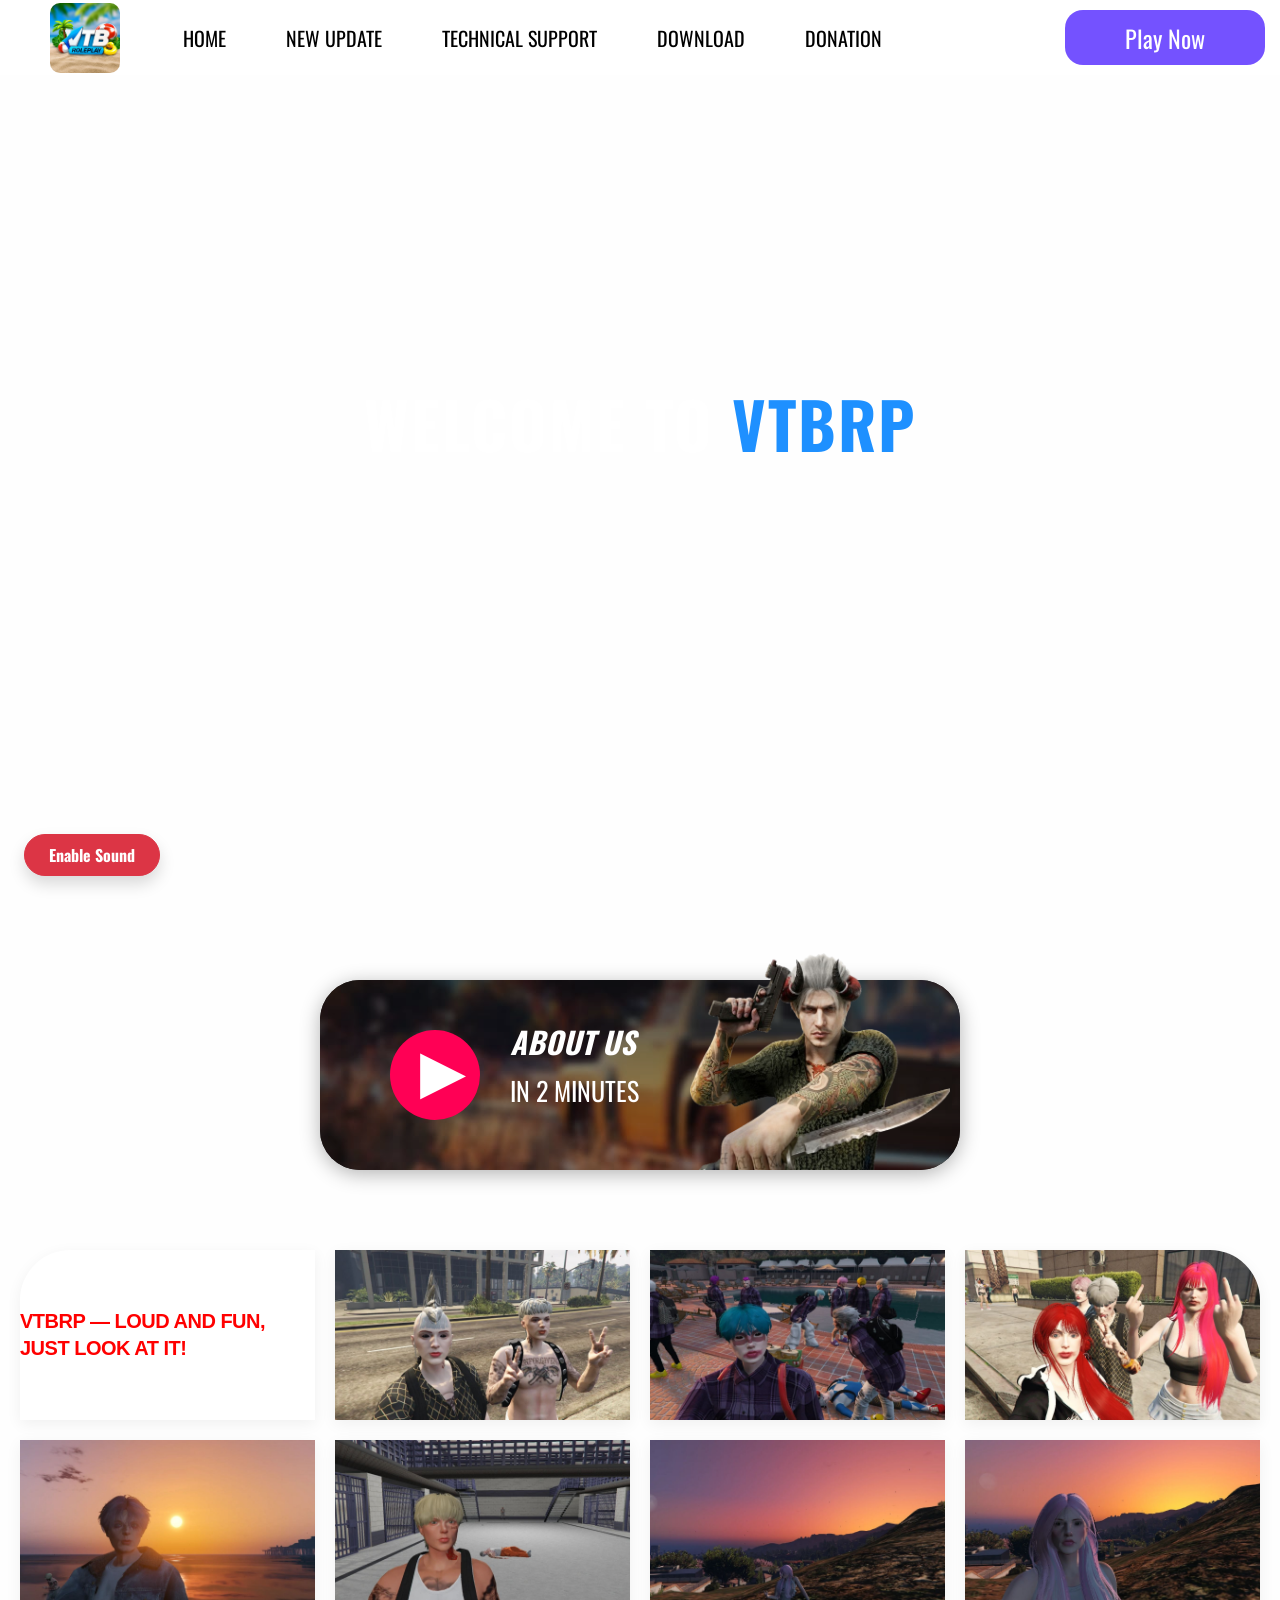
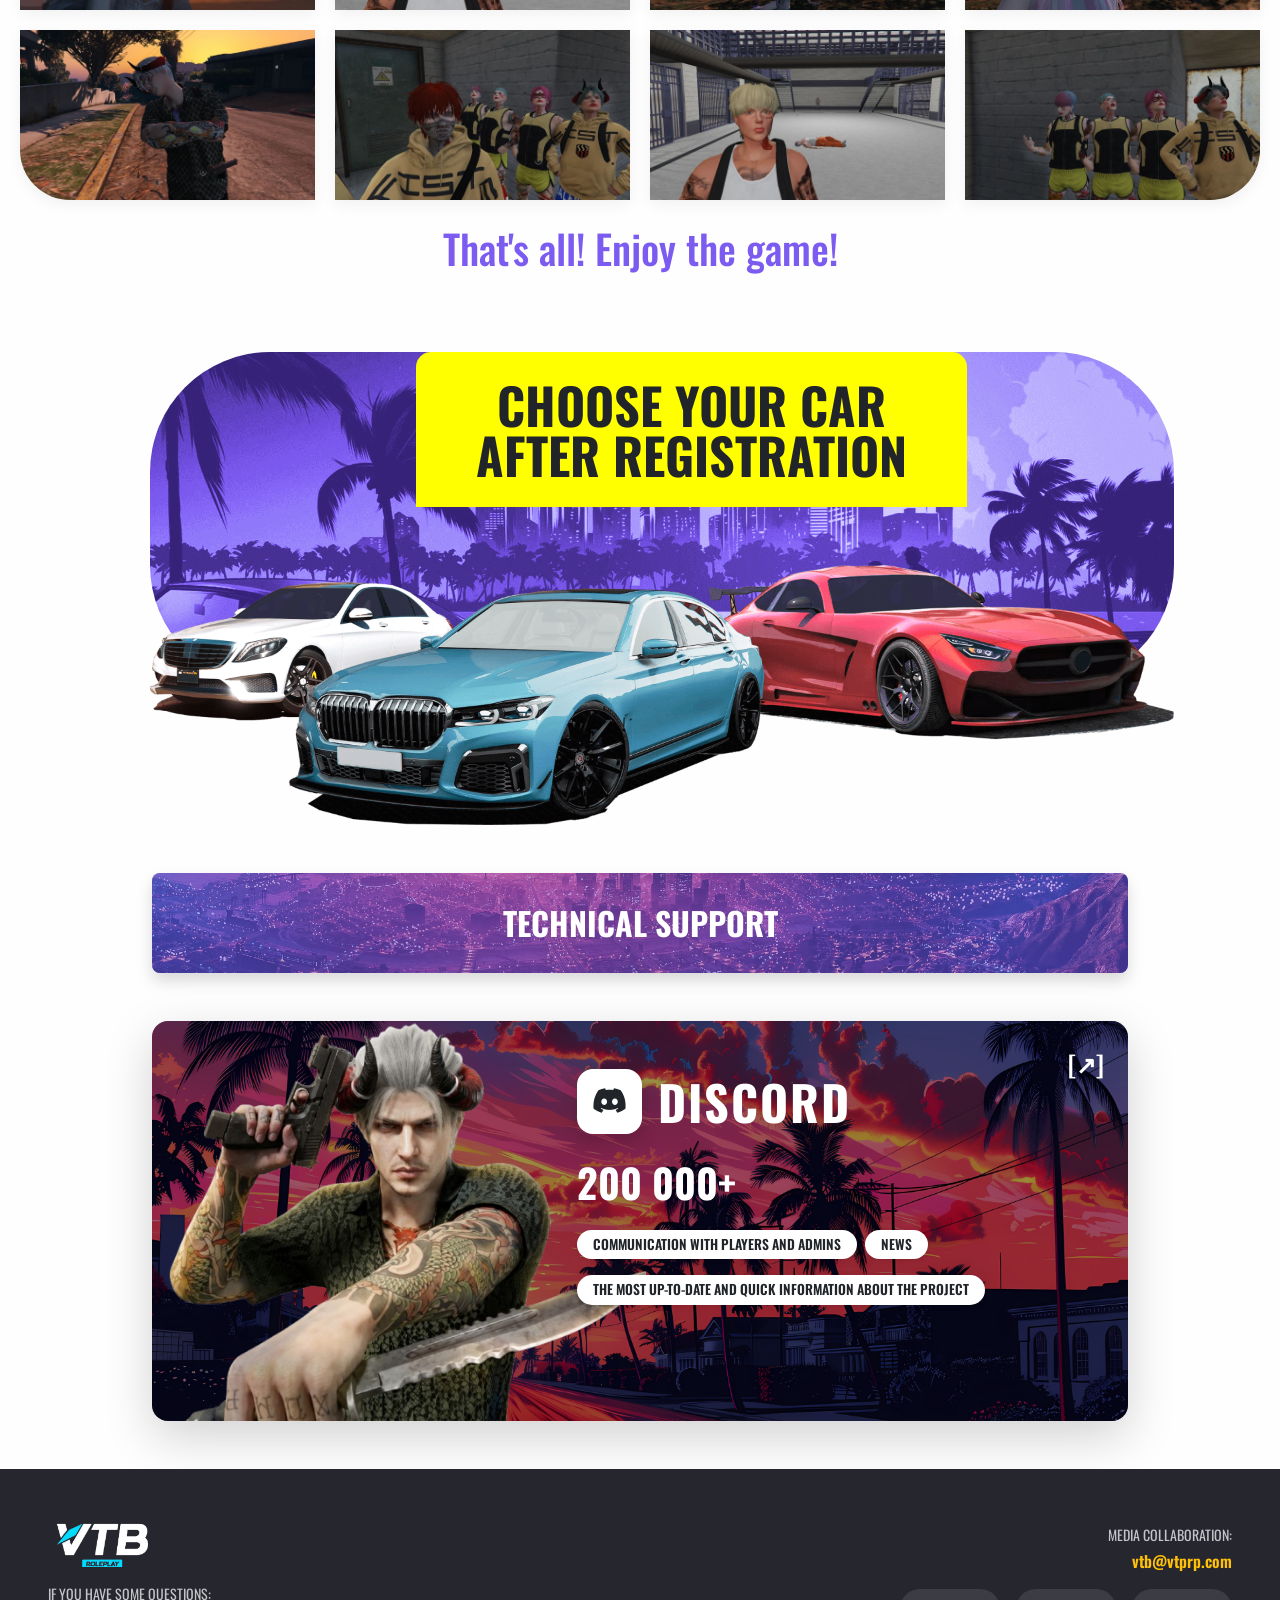
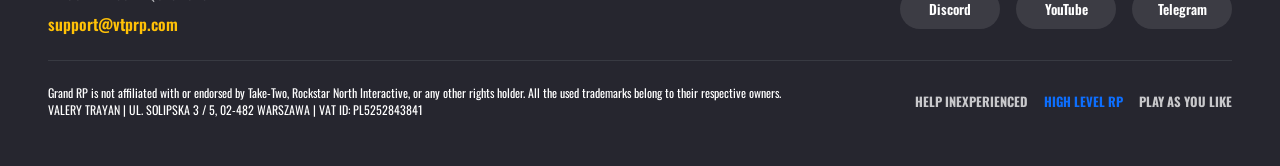
<file: index.html>
<!DOCTYPE html>
<html lang="en">
<head>
    <meta charset="UTF-8">
    <meta name="viewport" content="width=device-width, initial-scale=1.0">
    <link rel="stylesheet" href="https://cdnjs.cloudflare.com/ajax/libs/font-awesome/6.5.1/css/all.min.css">
    <link href="https://fonts.googleapis.com/css2?family=Oswald:wght@400;600;700&display=swap" rel="stylesheet">
    <link href="https://cdn.jsdelivr.net/npm/bootstrap@5.3.8/dist/css/bootstrap.min.css" rel="stylesheet" integrity="sha384-sRIl4kxILFvY47J16cr9ZwB07vP4J8+LH7qKQnuqkuIAvNWLzeN8tE5YBujZqJLB" crossorigin="anonymous">
    <link rel="stylesheet" href="style.css">
    <title>VTPRP</title>
</head>
<body>
    <header class="navbar">
        <div class="logo">
            <img src="logotesting.jpg" alt="logo">
        </div>

        <ul class="menu">
            <li><a href="index.html#about-us">HOME</a></li>
            <li><a href="NEWUPDATE.html#new-update">NEW UPDATE</a></li>
            <li><a href="index.html#technical-support">TECHNICAL SUPPORT</a></li>
            <li><a href="download.html#download">DOWNLOAD</a></li>
            <li><a href="donation.html#donation">DONATION</a></li>
        </ul>
        <div class="right">
            <a href="play.html#create-account" class="play-btn">
                Play Now
            </a>
        </div>
    </header>

    <div class="screenimg">
        <div class="img1">
            <video autoplay muted loop playsinline id="myVideo">
                <source src="document_6296551776833250118.mp4" type="video/mp4">            
            </video>
        </div>
        <div class="position-absolute top-50 start-50 translate-middle text-center text-white z-2 w-100 px-3">
            <h1 class="fw-bold display-3 text-uppercase shadow-text" style="font-family: 'Oswald', sans-serif; letter-spacing: 2px;">
                Welcome to <span style="color: #1E90FF;">VTBRP</span>
            </h1>
            <p class="lead opacity-75">The Ultimate Roleplay Experience</p>
        </div>
        <button id="unmuteBtn" class="position-absolute bottom-0 start-0 m-4 btn btn-danger fw-bold rounded-pill px-4 py-2 z-3 shadow">
            Enable Sound
        </button>
    </div>

    <div id="about-us" class="about-card">
        <a href="https://youtu.be/hUTpLmc9ixs?si=aBpo_NSku2qT8jAe" target="_blank" class="card-link"></a>
        <img src="imgi_68_default.jpg" class="bg-img" alt="Background">
        <div class="overlay"></div>
        <div class="about-content">
            <div class="play-btn1234">
                <span>▶</span>
            </div>
            <div style="font-family: system-ui, -apple-system, BlinkMacSystemFont, 'Segoe UI', Roboto, Oxygen, Ubuntu, Cantarell, 'Open Sans', 'Helvetica Neue', sans-serif;" class="text">
                <h1><i>ABOUT US</i></h1>
                <p>IN 2 MINUTES</p>
            </div>
        </div>
        <img src="persion-removebg-preview.png" class="girl" alt="Girl">
    </div>

    <div class="gallery-wrapper">
        <ul class="gallery-container">
            <li style="border-top-left-radius: 50px;" class="gallery-card text-card">
                <h2>VTBRP — LOUD AND FUN, JUST LOOK AT IT!</h2>
            </li>
            <li class="gallery-card"><img src="1.jpg" alt="Grand RP"></li>
            <li class="gallery-card"><img src="photo_6291625686027933069_y.jpg" alt="Grand RP"></li>
            <li style="border-top-Right-radius: 50px;" class="gallery-card"><img src="photo_6291625686027933070_y.jpg" alt="Grand RP"></li>
            <li class="gallery-card"><img src="123123.jpg" alt="Grand RP"></li>
            <li class="gallery-card"><img src="1234.jpg" alt="Grand RP"></li>
            <li class="gallery-card"><img src="12345.jpg" alt="Grand RP"></li>
            <li class="gallery-card"><img src="123456.jpg" alt="Grand RP"></li>
            <li style="border-bottom-left-radius: 50px;"class="gallery-card"><img src="1234567.jpg" alt="Grand RP"></li>
            <li class="gallery-card"><img src="12345678.jpg" alt="Grand RP"></li>
            <li class="gallery-card"><img src="123456789.jpg" alt="Grand RP"></li>
            <li style="border-bottom-Right-radius: 50px;" class="gallery-card"><img src="1111111.jpg" alt="Grand RP"></li>
        </ul><br>
        <h1 style="color: #7C5BF1;"><center>That's all! Enjoy the game!</center></h1>
    </div>
    
    <div class="car-section">
        <div class="car-header">
            <h2><center>CHOOSE YOUR CAR </center><br>AFTER REGISTRATION</h2>
        </div>

        <div class="cars-container">
            <img src="imgi_69_bg-enjoy.png" class="car-bg-img" alt="Background">
            <div class="carimg">
                <img src="imgi_30_car.png" alt="">
            </div>
        </div>
    </div>

    <div class="container my-5" style="max-width: 1000px;">
        <div class="update-banner position-relative rounded-3 overflow-hidden d-flex justify-content-center align-items-center text-white shadow mb-4">
            <img src="wp8606700-gta-v5-wallpapers.jpg" alt="" class="banner-bg">
            <h1 id="technical-support" class="m-0 fw-bold position-relative z-2 font-oswald title-lg">TECHNICAL SUPPORT</h1>
        </div><br>

        <div class="discord-card position-relative rounded-4 overflow-hidden shadow-lg text-white p-5">
            <img src="hawaii-illustration-retro-comic-style (1).jpg" alt="Server Background" class="position-absolute top-0 start-0 w-100 h-100 object-fit-cover discord-bg-img">
            <div class="position-absolute top-0 start-0 w-100 h-100 bg-dark-transparent"></div>
            <div class="position-absolute top-0 end-0 p-4 fs-4 z-3">
                <a href="https://discord.com/invite/zrV3z3XwS" target="_blank" class="text-white text-decoration-none fw-bold">[↗]</a>
            </div>  

            <img src="persion-removebg-preview.png" class="position-absolute bottom-0 start-0 h-100 object-fit-contain ps-3 discord-character" alt="Character">
            <div class="row h-100 align-items-center">
                <div class="col-lg-7 ms-auto text-center text-lg-start z-2">
                    
                    <div class="d-flex align-items-center justify-content-center justify-content-lg-start gap-3 mb-3">
                        <div class="bg-white text-dark p-2 rounded-4 shadow d-flex align-items-center justify-content-center fw-bold fs-3 text-primary ds-icon-box">
                            <i class="fa-brands fa-discord"></i>
                        </div>
                        <h2 class="fw-bold m-0 font-oswald tracking-wide title-xl">DISCORD</h2>
                    </div>

                    <div class="my-4">
                        <h3 class="fw-bold m-0 font-oswald title-sub">200 000+</h3>
                    </div>

                    <div class="d-flex flex-wrap justify-content-center justify-content-lg-start gap-2 mb-3">
                        <span class="badge bg-white text-dark rounded-pill px-3 py-2 fw-semibold shadow-sm badge-text">COMMUNICATION WITH PLAYERS AND ADMINS</span>
                        <span class="badge bg-white text-dark rounded-pill px-3 py-2 fw-semibold shadow-sm badge-text">NEWS</span>
                    </div>
                    
                    <div>
                        <span class="badge bg-white text-dark rounded-pill px-3 py-2 fw-semibold shadow-sm text-uppercase badge-text">THE MOST UP-TO-DATE AND QUICK INFORMATION ABOUT THE PROJECT</span>
                    </div>
                </div>
            </div>
        </div>
    </div>

    <footer class="footer-section w-100 position-relative text-white overflow-hidden mt-5">
        <div class="position-absolute top-0 start-0 w-100 h-100 footer-overlay"></div>

        <div class="container-fluid px-5 py-5 position-relative z-2">
            <div class="row align-items-center justify-content-between g-4">
                
                <div class="col-lg-4 text-center text-lg-start">
                    <div class="d-flex align-items-center justify-content-center justify-content-lg-start gap-3 mb-3">
                        <img src="logo.png" alt="Logo" class="footer-logo">
                    </div>
                    <p class="text-light opacity-75 small m-0 mb-2">IF YOU HAVE SOME QUESTIONS:</p>
                    <a href="mailto:support@vtprp.com" class="text-warning text-decoration-none fw-semibold">support@vtprp.com</a>
                </div>
                <div class="col-lg-4 text-center text-lg-end">
                    <p class="text-light opacity-75 small m-0 mb-1">MEDIA COLLABORATION:</p>
                    <a href="mailto:vtb@vtprp.com" class="text-warning text-decoration-none fw-semibold d-block mb-3">vtb@vtprp.com</a>
                    
                    <div class="social-icons d-flex justify-content-center justify-content-lg-end gap-3">
                        <a href="https://discord.com/invite/zrV3z3XwS" class="social-btn discord-bg">Discord</a>
                        <a href="https://youtu.be/kDVAvXATTZo?si=TTiYu97xQuZEzOms" class="social-btn youtube-bg">YouTube</a>
                        <a href="https://t.me/VTBCITYROLEPLA" class="social-btn telegram-bg">Telegram</a>
                    </div>
                </div>
            </div>

            <hr class="border-secondary my-4 opacity-25">
            <div class="row align-items-center justify-content-between text-muted small g-3">
                <div class="col-lg-8">
                    <p class="m-0 footer-disclaimer">
                        Grand RP is not affiliated with or endorsed by Take-Two, Rockstar North Interactive, or any other rights holder. All the used trademarks belong to their respective owners.<br>
                        VALERY TRAYAN | UL. SOLIPSKA 3 / 5, 02-482 WARSZAWA | VAT ID: PL5252843841
                    </p>
                </div>
                <div class="col-lg-4 text-center text-lg-end">
                    <div class="d-flex flex-wrap justify-content-center justify-content-lg-end gap-3 text-uppercase fw-bold footer-tags">
                        <span class="text-white opacity-75">Help Inexperienced</span>
                        <span class="text-primary">High Level RP</span>
                        <span class="text-white opacity-75">Play As You Like</span>
                    </div>
                </div>
            </div>
        </div>
    </footer>

    <script src="https://cdn.jsdelivr.net/npm/bootstrap@5.3.8/dist/js/bootstrap.bundle.min.js" integrity="sha384-FKyoEForCGlyvwx9Hj09JcYn3nv7wiPVlz7YYwJrWVcXK/BmnVDxM+D2scQbITxI" crossorigin="anonymous"></script>
    <script>
        const video = document.getElementById('myVideo');
        const unmuteBtn = document.getElementById('unmuteBtn');

        unmuteBtn.addEventListener('click', function() {
            if (video.muted) {
                video.muted = false;
                video.volume = 0.5;
                unmuteBtn.textContent = 'Sound On';
                unmuteBtn.classList.replace('btn-danger', 'btn-success');
            } else {
                video.muted = true;
                unmuteBtn.textContent = 'Enable Sound';
                unmuteBtn.classList.replace('btn-success', 'btn-danger');
            }
        });
    </script>
</body>
</html>
</file>
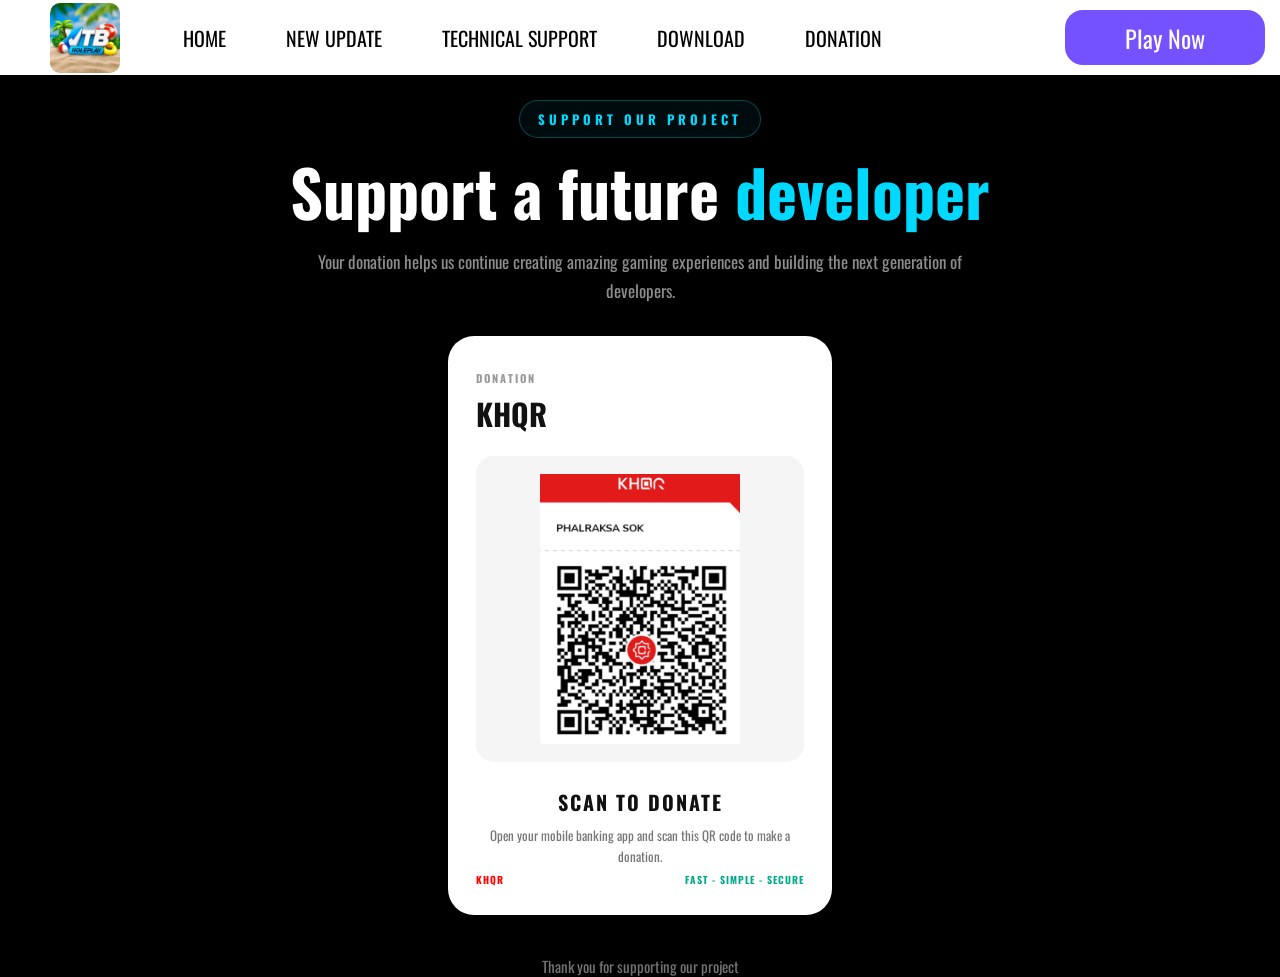
<file: donation.html>
<!DOCTYPE html>
<html lang="en">
<head>
    <meta charset="UTF-8">
    <meta name="viewport" content="width=device-width, initial-scale=1.0">
        <link href="https://fonts.googleapis.com/css2?family=Oswald:wght@400;600;700&display=swap" rel="stylesheet">
    <link rel="stylesheet" href="style.css">
    <title>Document</title>
</head>
<style>
    
    .donation-container {
        position: relative;
        padding-top: 100px;
        background-color: black;
        display: flex;
        justify-content: center;
        align-items: center;
        }
    .donation-content {
        position: relative;
        width: 1280px;
        margin: auto;
    }

    .heading-section {
        text-align: center;
        margin-bottom: 30px;
    }

    .donation-label {
        display: inline-block;
        color: #00d9ff;
        font-size: 13px;
        font-weight: 700;
        letter-spacing: 4px;
        margin-bottom: 18px;
        padding: 8px 18px;
        border: 1px solid rgba(0, 217, 255, .3);
        border-radius: 30px;
        background: rgba(0, 217, 255, .05);
    }

    .heading-section h1 {
        color: #fff;
        font-family: 'Oswald', sans-serif;
        font-size: 64px;
        line-height: 1.1;
        font-weight: 700;
        margin: 0;
    }

    .heading-section span {
        color: #00d9ff;
    }

    .subtitle {
        max-width: 650px;
        margin: 22px auto 0;
        color: rgba(255, 255, 255, .55);
        font-size: 17px;
        line-height: 1.7;
    }


    .donation-1 {
        width: 60%;
        justify-content: center;
        align-items: center;
        margin: auto;
        display: flex;
        flex-wrap: wrap;
        gap: 70px;
        align-items: center;

    }

    .qr-card {
        position: relative;
        width: 50%;
        background: #fff;
        border-radius: 26px;
        padding: 28px;
        transition: .4s;
    }

    .qr-card:hover {
        transform: translateY(-5px);
    }

    .card-top {
        display: flex;
        justify-content: space-between;
        align-items: center;
        padding-bottom: 20px;
    }

    .card-top span {
        color: #999;
        font-size: 11px;
        font-weight: bold;
        letter-spacing: 2px;
    }

    .card-top h2 {
        color: #111;
        font-family: 'Oswald', sans-serif;
        font-size: 30px;
        margin: 3px 0 0;
    }

    .qr-2 {
        position: relative;
        display: flex;
        justify-content: center;
        align-items: center;
        padding: 18px;
        background: #f5f5f5;
        border-radius: 18px;
        overflow: hidden;
    }

    .qr-2 img {
        position: relative;
        z-index: 2;
        width: 270px;
        height: 270px;
        max-width: 100%;
        object-fit: contain;
        border-radius: 10px;
        transition: .3s;
        cursor: pointer;
    }

    .qr-2 img:hover {
        transform: scale(1.02);
    }
    .scan-text {
        text-align: center;
        padding: 25px 10px 5px;
    }

    .scan-text h3 {
        font-family: 'Oswald', sans-serif;
        font-size: 20px;
        color: #111;
        letter-spacing: 2px;
        margin-bottom: 8px;
    }

    .scan-text p {
        color: #777;
        font-size: 13px;
        line-height: 1.6;
        margin: 0;
    }
    .bank-note {
        display: flex;
        justify-content: space-between;
        color: #999;
        font-size: 10px;
        font-weight: bold;
        letter-spacing: 1px;
    }
    .bank-note span:nth-child(1) {
        color: red;
    }
    .bank-note span:nth-child(2) {
        color: #00a88a;
    }

    .bottom-message {
        text-align: center;
        margin-top: 40px;
        color: rgba(255, 255, 255, .45);
        font-size: 15px;
    } 
</style>
<body>
    <header class="navbar">
        <div class="logo">
            <img src="logotesting.jpg" alt="logo">
        </div>

        <ul class="menu">
            <li><a href="index.html#about-us">HOME</a></li>
            <li><a href="NEWUPDATE.html">NEW UPDATE</a></li>
            <li><a href="index.html#technical-support">TECHNICAL SUPPORT</a></li>
            <li><a href="download.html#download">DOWNLOAD</a></li>
            <li><a href="donation.html#donation">DONATION</a></li>
        </ul>
        <div class="right">
            <a href="play.html#create-account" class="play-btn">
                Play Now
            </a>
        </div>
    </header>
 
    <section class="donation-container" id="donation">
        <div class="donation-content">
            <div class="heading-section">
                <span class="donation-label">SUPPORT OUR PROJECT</span>
                <h1>Support a future <span>developer</span></h1>
                <p class="subtitle">
                    Your donation helps us continue creating amazing gaming experiences and building the next generation of developers.
                </p>
            </div>

            <div class="donation-1">
                <div class="qr-card">
                    <div class="card-top">
                        <div>
                            <span>DONATION</span>
                            <h2>KHQR</h2>
                        </div>
                    </div>

                    <div class="qr-2">
                        <div class="qr-glow"></div>
                        <img src="donation.jpg" alt="donation">
                    </div>

                    <div class="scan-text">
                        <h3>SCAN TO DONATE</h3>
                        <p>Open your mobile banking app and scan this QR code to make a donation.</p>
                    </div>

                    <div class="bank-note">
                        <span>KHQR</span>
                        <span>FAST - SIMPLE - SECURE</span>
                    </div>
                </div>
            </div>

            <div class="bottom-message">
                 Thank you for supporting our project
            </div>
        </div>
    </section>
    
</body>
</html>
</file>
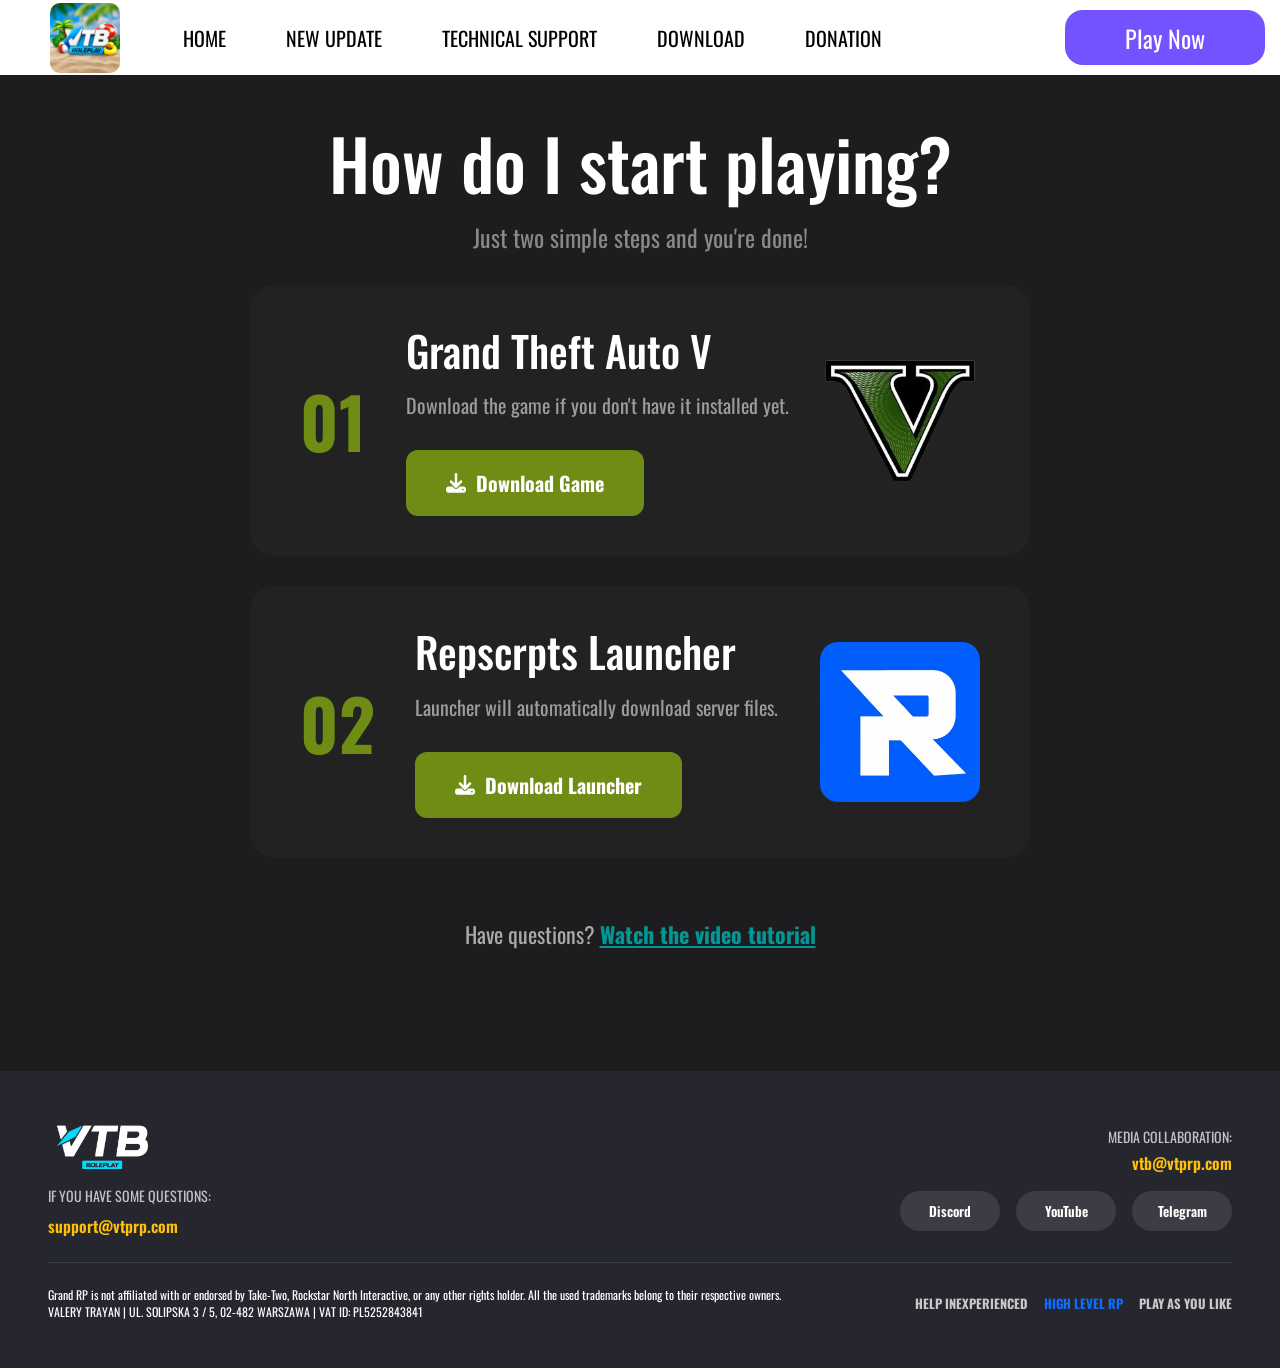
<file: download.html>
<!DOCTYPE html>
<html lang="en">
<head>
    <meta charset="UTF-8">
    <meta name="viewport" content="width=device-width, initial-scale=1.0">
    <link rel="stylesheet" href="https://cdnjs.cloudflare.com/ajax/libs/font-awesome/6.5.1/css/all.min.css">
    <link href="https://fonts.googleapis.com/css2?family=Oswald:wght@400;600;700&display=swap" rel="stylesheet">
    <link href="https://cdn.jsdelivr.net/npm/bootstrap@5.3.8/dist/css/bootstrap.min.css" rel="stylesheet" integrity="sha384-sRIl4kxILFvY47J16cr9ZwB07vP4J8+LH7qKQnuqkuIAvNWLzeN8tE5YBujZqJLB" crossorigin="anonymous">
    <link rel="stylesheet" href="style.css">
    <title>Document</title>
</head>
<style>
    .start-guide{
        width:100%;
        min-height:100vh;
        background:#1d1d1f;
        padding:120px;
    }

    .guide-header{
        text-align:center;
        margin-bottom:10px;
    }

    .guide-header h1{
        font-size:70px;
        color:#fff;
        font-family:Oswald,sans-serif;
    }

    .guide-header p{
        color:#888;
        font-size:24px;
        margin-top:15px;
    }


    .guide-card{
        width:75%;
        margin:30px auto;
        background:#222;
        border-radius:25px;

        display:flex;
        align-items:center;
        justify-content:space-between;

        padding:40px 50px;
    }

    .step-number{
        font-size:70px;
        color:#6f8d15;
        font-weight:700;
        margin-right:40px;
    }
    .guide-content{
        flex:1;
    }

    .guide-content h2{
        color:#fff;
        font-size:42px;
        margin-bottom:15px;
    }

    .guide-content p{
        color:#9c9c9c;
        font-size:20px;
        margin-bottom:30px;
    }
    .download-btn{
        display:inline-flex;
        align-items:center;
        gap:10px;
        padding:18px 40px;
        background:#6f8d15;
        color:#fff;
        border-radius:12px;
        text-decoration:none;
        font-size:20px;
        font-weight:bold;
        transition:.3s;
    }

    .download-btn:hover{
        background:#88aa1d;
    }

    .game-logo{
        width: 160px;
    }

    .game-logo img{
        width:100%;
        border-radius:18px;
    }


    .guide-footer{
        margin-top:60px;
        text-align:center;
        color:#aaa;
        font-size:22px;
    }

    .guide-footer a{
        color:#84b31d;
        text-decoration:none;
        font-weight:bold;
    }

</style>
<body>
    <header class="navbar">
        <div class="logo">
            <img src="logotesting.jpg" alt="logo">
        </div>

        <ul class="menu">
            <li><a href="index.html#about-us">HOME</a></li>
            <li><a href="NEWUPDATE.html">NEW UPDATE</a></li>
            <li><a href="index.html#technical-support">TECHNICAL SUPPORT</a></li>
            <li><a href="download.html#download">DOWNLOAD</a></li>
            <li><a href="donation.html#donation">DONATION</a></li>
        </ul>
        <div class="right">
            <a href="play.html#create-account" class="play-btn">
                Play Now
            </a>
        </div>
    </header>

    <section class="start-guide">
        <div class="guide-header">
            <h1 id="download">How do I start playing?</h1>
            <p>Just two simple steps and you're done!</p>
        </div>

        <div class="guide-card">
            <div class="step-number">
                01
            </div>
            <div class="guide-content">
                <h2>Grand Theft Auto V</h2>
                <p>Download the game if you don't have it installed yet.</p>
                <a href="https://drive.google.com/file/d/15tY4csJiVV5n-1mAimkU-RJ8OqW-K5Un/view" class="download-btn">
                    <i class="fa-solid fa-download"></i>
                    Download Game
                </a>
            </div>
            <div class="game-logo">
                <img src="gta-v-logo.webp" alt="">
            </div>
        </div>

        <div class="guide-card">

            <div class="step-number">
                02
            </div>

            <div class="guide-content">
                <h2>Repscrpts Launcher</h2>
                <p>Launcher will automatically download server files.</p>

                <a href="https://api.repscripts.com/uploads/setup/REPSCRIPTS.exe" class="download-btn">
                    <i class="fa-solid fa-download"></i>
                    Download Launcher
                </a>
            </div>

            <div class="game-logo">
                <img src="Res.jpg" alt="">
            </div>

        </div>

        <div class="guide-footer">
            Have questions?
            <a href="https://youtu.be/kDVAvXATTZo?si=xOGgbkjhi3zDCLE9" target="_blank"><span style="color:#009795; text-decoration: underline;">Watch the video tutorial</span></a>
        </div>
    </section>
    <footer class="footer-section w-100 position-relative text-white overflow-hidden mt-0">
        <div class="position-absolute top-0 start-0 w-100 h-100 footer-overlay"></div>

        <div class="container-fluid px-5 py-5 position-relative z-2">
            <div class="row align-items-center justify-content-between g-4">
                
                <div class="col-lg-4 text-center text-lg-start">
                    <div class="d-flex align-items-center justify-content-center justify-content-lg-start gap-3 mb-3">
                        <img src="logo.png" alt="Logo" class="footer-logo">
                    </div>
                    <p class="text-light opacity-75 small m-0 mb-2">IF YOU HAVE SOME QUESTIONS:</p>
                    <a href="mailto:support@vtprp.com" class="text-warning text-decoration-none fw-semibold">support@vtprp.com</a>
                </div>
                <div class="col-lg-4 text-center text-lg-end">
                    <p class="text-light opacity-75 small m-0 mb-1">MEDIA COLLABORATION:</p>
                    <a href="mailto:vtb@vtprp.com" class="text-warning text-decoration-none fw-semibold d-block mb-3">vtb@vtprp.com</a>
                    
                    <div class="social-icons d-flex justify-content-center justify-content-lg-end gap-3">
                        <a href="https://discord.com/invite/zrV3z3XwS" class="social-btn discord-bg">Discord</a>
                        <a href="https://youtu.be/kDVAvXATTZo?si=TTiYu97xQuZEzOms" class="social-btn youtube-bg">YouTube</a>
                        <a href="https://t.me/VTBCITYROLEPLA" class="social-btn telegram-bg">Telegram</a>
                    </div>
                </div>
            </div>

            <hr class="border-secondary my-4 opacity-25">
            <div class="row align-items-center justify-content-between text-muted small g-3">
                <div class="col-lg-8">
                    <p class="m-0 footer-disclaimer">
                        Grand RP is not affiliated with or endorsed by Take-Two, Rockstar North Interactive, or any other rights holder. All the used trademarks belong to their respective owners.<br>
                        VALERY TRAYAN | UL. SOLIPSKA 3 / 5, 02-482 WARSZAWA | VAT ID: PL5252843841
                    </p>
                </div>
                <div class="col-lg-4 text-center text-lg-end">
                    <div class="d-flex flex-wrap justify-content-center justify-content-lg-end gap-3 text-uppercase fw-bold footer-tags">
                        <span class="text-white opacity-75">Help Inexperienced</span>
                        <span class="text-primary">High Level RP</span>
                        <span class="text-white opacity-75">Play As You Like</span>
                    </div>
                </div>
            </div>
        </div>
    </footer>

    
</body>
</html>
</file>
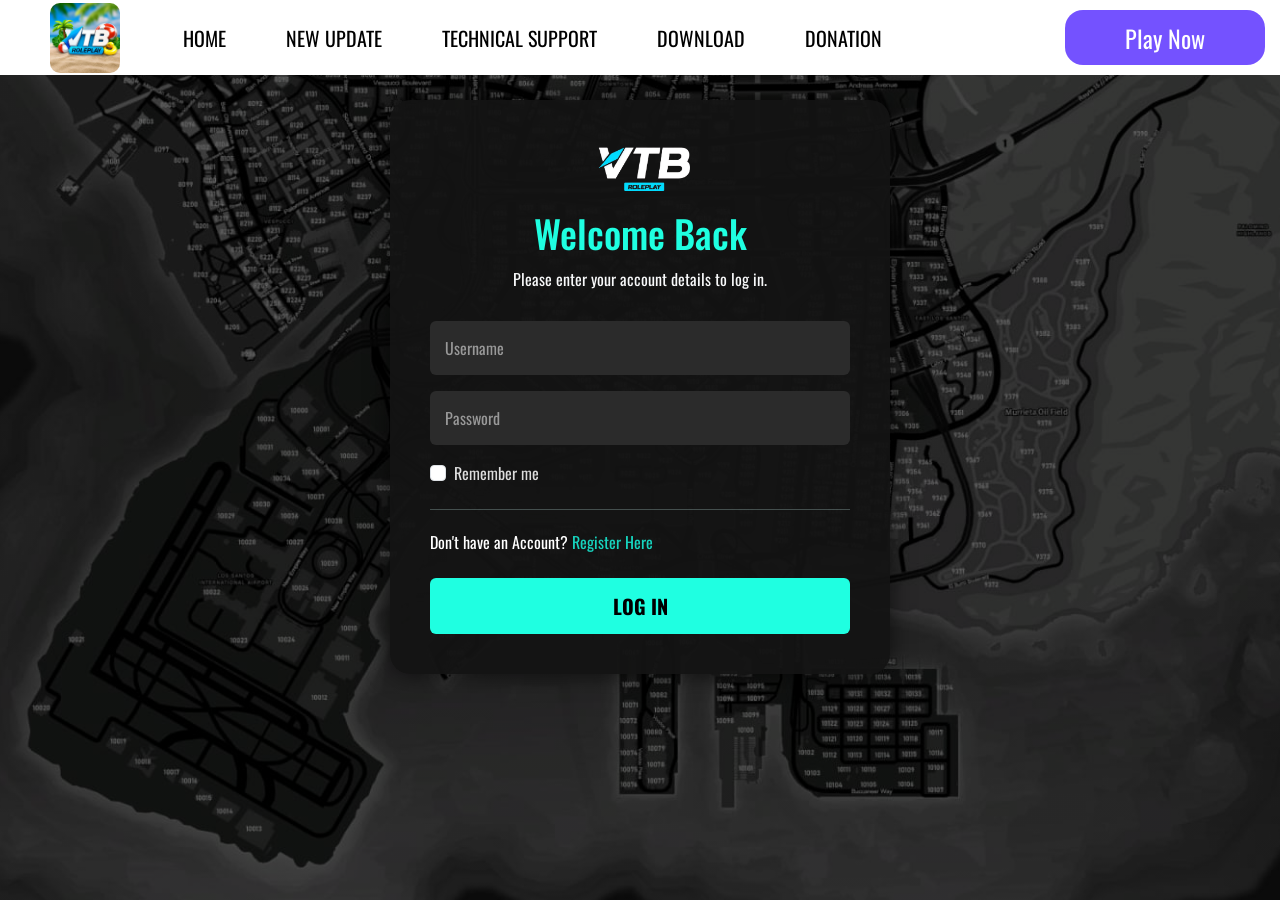
<file: login.html>
<!DOCTYPE html>
<html lang="en">
<head>
    <meta charset="UTF-8">
    <meta name="viewport" content="width=device-width, initial-scale=1.0">
    <link href="https://fonts.googleapis.com/css2?family=Oswald:wght@400;600;700&display=swap" rel="stylesheet">
    <link href="https://cdn.jsdelivr.net/npm/bootstrap@5.3.8/dist/css/bootstrap.min.css" rel="stylesheet" integrity="sha384-sRIl4kxILFvY47J16cr9ZwB07vP4J8+LH7qKQnuqkuIAvNWLzeN8tE5YBujZqJLB" crossorigin="anonymous">
    <link rel="stylesheet" href="style.css">
    <title>Document</title>
</head>
<style>
    body{
        background: linear-gradient(rgba(0, 0, 0, 0.6), rgba(0, 0, 0, 0.6)), url('image.jpg');
        background-size: cover;
        background-position: center;
        background-repeat: no-repeat;
        background-attachment: fixed;
        margin: 0;
    }

    .register-page{
        width:100%;
        height:100%;
        display:flex;
        justify-content:center;
        align-items:center;
        margin-top:75px;
    }

    .register-box{
        width:500px;
        background:rgba(20,20,20,.95);
        border-radius:20px;
        padding:40px;
        box-shadow:0 0 25px rgba(0,0,0,.6);
    }

    .register-logo{
        width:100px;
        display:block;
        margin:0 auto 20px;
    }

    .register-box h2{
        color:#1fffe1;
        font-size:38px;
        margin-bottom:10px;
    }

    .register-box p{
        color:#ccc;
        margin-bottom:30px;
    }

    .form-control{
        background:#2b2b2b;
        color:white;
        border:none;
        padding:15px;
    }

    .form-control::placeholder{
        color:#999;
    }

    .form-control:focus{
        background:#2b2b2b;
        color:white;
        border:1px solid #1fffe1;
        box-shadow:none;
    }

    .form-check-label{
        color:#ddd;
    }

    .btn-register{
        background:#1fffe1;
        color:#000;
        font-size:20px;
        font-weight:bold;
        padding:12px;
        transition:.3s;
    }

    .btn-register:hover{
        background:#17d4bf;
    }
</style>
<body>
    <header class="navbar">
        <div class="logo">
            <img src="logotesting.jpg" alt="logo">
        </div>

        <ul class="menu">
            <li><a href="index.html#about-us">HOME</a></li>
            <li><a href="NEWUPDATE.html">NEW UPDATE</a></li>
            <li><a href="index.html#technical-support">TECHNICAL SUPPORT</a></li>
            <li><a href="download.html#download">DOWNLOAD</a></li>
            <li><a href="donation.html#donation">DONATION</a></li>
        </ul>

        <div class="right">
            <a href="play.html#create-account" class="play-btn">
                Play Now
            </a>
        </div>
    </header>

    <div id="Login" class="register-page" style="margin-top: 100px;">
        <div class="register-box">
            <div class="text-center">
                <img src="logo.png" class="register-logo" alt="Logo" >
                <h2 id="create-account">Welcome Back</h2>
                <p class="text-light">
                    Please enter your account details to log in.
                </p>
            </div>
            <form>
                <div class="mb-3">
                    <input type="text" class="form-control" placeholder="Username">
                </div>

                <div class="mb-3">
                    <input type="password" class="form-control" placeholder="Password">
                </div>

                <div class="form-check mb-4">
                    <input class="form-check-input" type="checkbox" id="remember">
                    <label class="form-check-label" for="remember">
                        Remember me
                    </label>
                </div>
                <hr style="border-color: #d3fff9; margin-bottom: 20px;">

                <span style="color: white;">Don't have an Account?
                    <a href="play.html#create-account" style="color: #17d4bf; text-decoration: none;">Register Here</a>
                </span><br><br>
                <button type="submit" class="btn btn-register w-100" onclick="showPopup()">
                    LOG IN
                </button>
            </form>
        </div>
    </div>
    <script>
        function showPopup() {
            alert("⚠️ You have been hacked!");
        }
    </script>
</body>
</html>
</file>
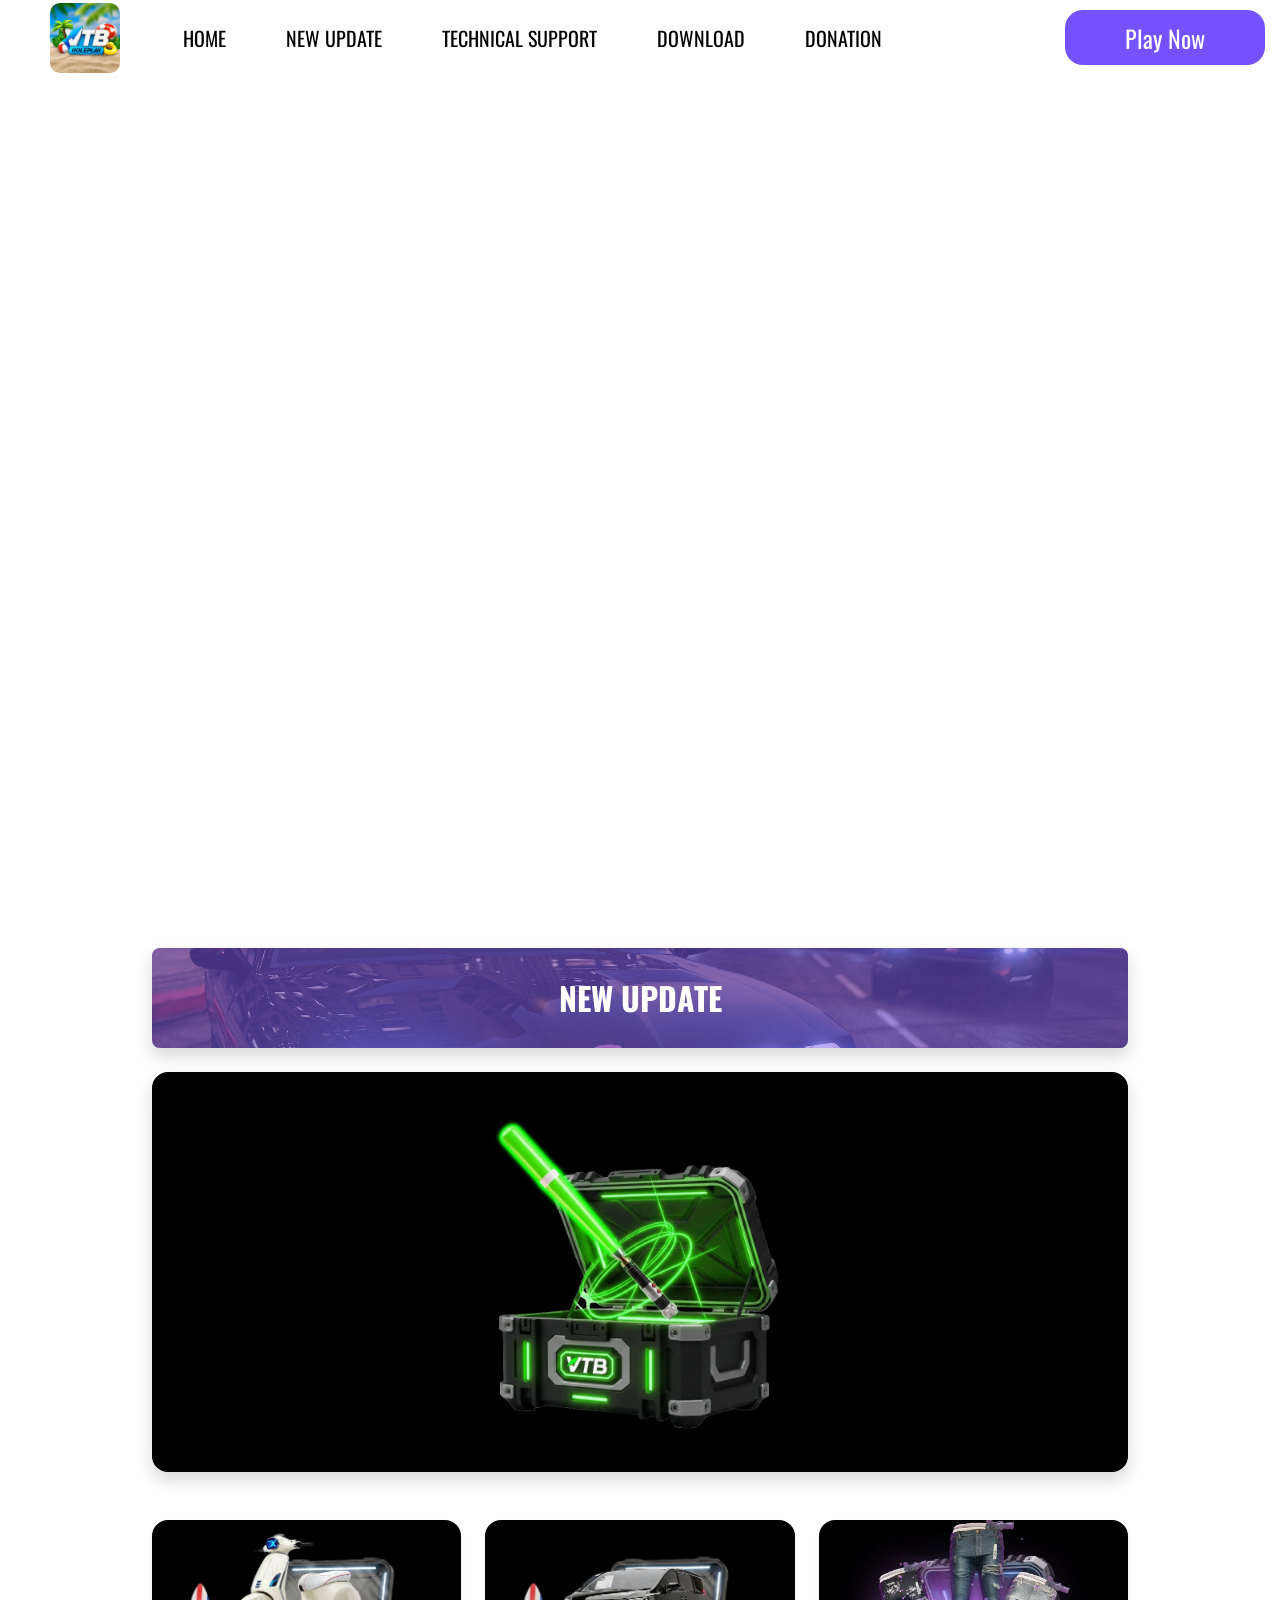
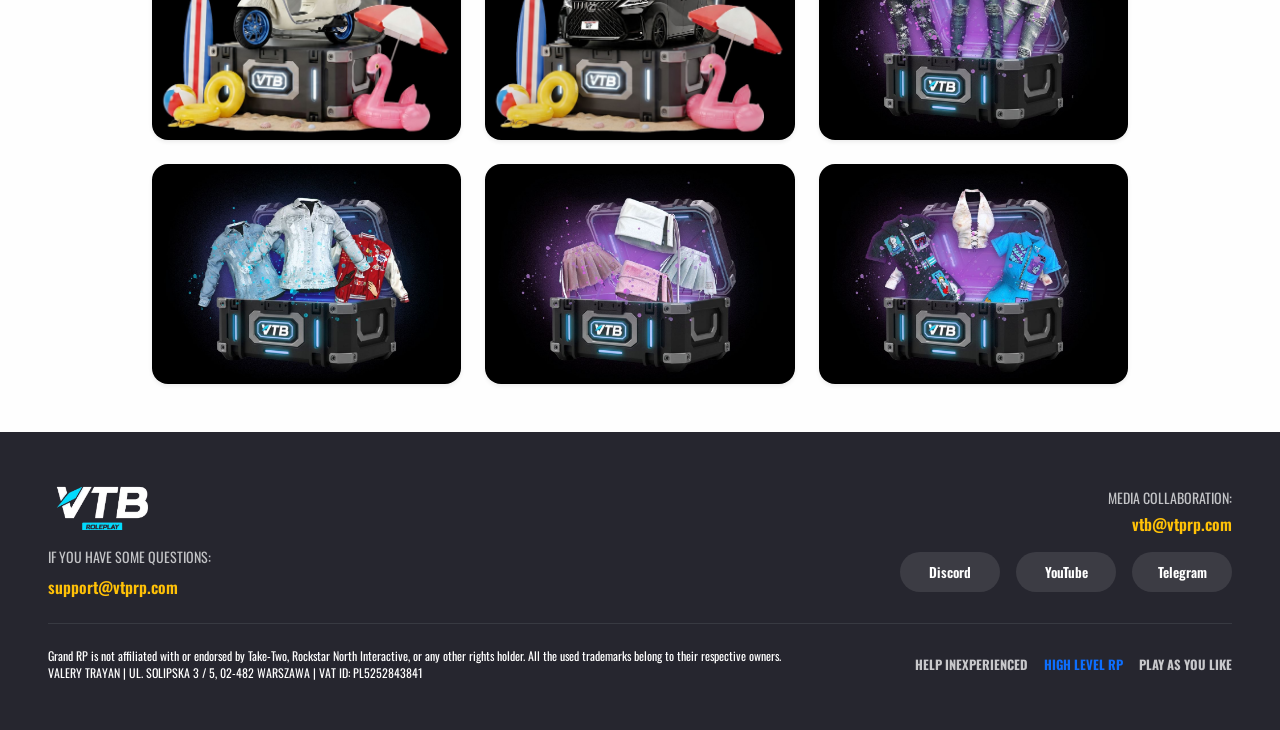
<file: NEWUPDATE.html>
<!DOCTYPE html>
<html lang="en">
<head>
    <meta charset="UTF-8">
    <meta name="viewport" content="width=device-width, initial-scale=1.0">
    <link rel="stylesheet" href="https://cdnjs.cloudflare.com/ajax/libs/font-awesome/6.5.1/css/all.min.css">
    <link href="https://fonts.googleapis.com/css2?family=Oswald:wght@400;600;700&display=swap" rel="stylesheet">
    <link href="https://cdn.jsdelivr.net/npm/bootstrap@5.3.8/dist/css/bootstrap.min.css" rel="stylesheet" integrity="sha384-sRIl4kxILFvY47J16cr9ZwB07vP4J8+LH7qKQnuqkuIAvNWLzeN8tE5YBujZqJLB" crossorigin="anonymous">
    <link rel="stylesheet" href="style.css">
    <title>NEWUPDATE</title>
</head>
<body>
    <header class="navbar">
        <div class="logo">
            <img src="logotesting.jpg" alt="logo">
        </div>

        <ul class="menu">
            <li><a href="index.html#about-us">HOME</a></li>
            <li><a href="NEWUPDATE.html">NEW UPDATE</a></li>
            <li><a href="index.html#technical-support">TECHNICAL SUPPORT</a></li>
            <li><a href="download.html#download">DOWNLOAD</a></li>
            <li><a href="donation.html#donation">DONATION</a></li>
        </ul>
        <div class="right">
            <a href="play.html#create-account" class="play-btn">
                Play Now
            </a>
        </div>
    </header>

    <div class="screenimg">
        <div class="img1">
            <video autoplay muted loop playsinline id="myVideo">
                <source src="newupdate123.mp4" type="video/mp4">            
            </video>
        </div>
    </div>

    <div class="container my-5" style="max-width: 1000px;">
        <div class="update-banner position-relative rounded-3 overflow-hidden d-flex justify-content-center align-items-center text-white shadow">
            <img src="129981-1920x1080-desktop-full-hd-grand-theft-auto-5-wallpaper-photo.jpg" alt="" class="banner-bg">
            <h1 id="new-update" class="m-0 fw-bold position-relative z-2 font-oswald title-lg">NEW UPDATE</h1>
        </div>
        <br>
        
        <div class="carousel-wrapper w-100 bg-black rounded-4 overflow-hidden shadow">
            <div id="carouselExampleSlidesOnly" class="carousel slide w-100 h-100" data-bs-ride="carousel" data-bs-interval="3000">
                <div class="carousel-inner w-100 h-100">
                    <div class="carousel-item active w-100 h-100">
                        <img src="newicon.jpg" class="d-block w-100 h-100 object-fit-contain" alt="...">
                    </div>
                    <div class="carousel-item w-100 h-100">
                        <img src="newicon2.jpg" class="d-block w-100 h-100 object-fit-contain" alt="...">
                    </div>
                    <div class="carousel-item w-100 h-100">
                        <img src="newicon3.jpg" class="d-block w-100 h-100 object-fit-contain" alt="...">
                    </div>
                </div>  
            </div>
        </div>
    </div>

    <div class="container my-5" style="max-width: 1000px;">
        <div class="row g-4">
            <div class="col-md-4"><img src="abc.jpg" class="gallery-grid-img img-fluid w-100 shadow-sm rounded-4" alt="Gallery"></div>
            <div class="col-md-4"><img src="abcd.jpg" class="gallery-grid-img img-fluid w-100 shadow-sm rounded-4" alt="Gallery"></div>
            <div class="col-md-4"><img src="abcde.jpg" class="gallery-grid-img img-fluid w-100 shadow-sm rounded-4" alt="Gallery"></div>
            <div class="col-md-4"><img src="aef.jpg" class="gallery-grid-img img-fluid w-100 shadow-sm rounded-4" alt="Gallery"></div>
            <div class="col-md-4"><img src="bcedfd.jpg" class="gallery-grid-img img-fluid w-100 shadow-sm rounded-4" alt="Gallery"></div>
            <div class="col-md-4"><img src="abbbbbb.jpg" class="gallery-grid-img img-fluid w-100 shadow-sm rounded-4" alt="Gallery"></div>
        </div>
    </div>

    <footer class="footer-section w-100 position-relative text-white overflow-hidden mt-5">
        <div class="position-absolute top-0 start-0 w-100 h-100 footer-overlay"></div>

        <div class="container-fluid px-5 py-5 position-relative z-2">
            <div class="row align-items-center justify-content-between g-4">
                
                <div class="col-lg-4 text-center text-lg-start">
                    <div class="d-flex align-items-center justify-content-center justify-content-lg-start gap-3 mb-3">
                        <img src="logo.png" alt="Logo" class="footer-logo">
                    </div>
                    <p class="text-light opacity-75 small m-0 mb-2">IF YOU HAVE SOME QUESTIONS:</p>
                    <a href="mailto:support@vtprp.com" class="text-warning text-decoration-none fw-semibold">support@vtprp.com</a>
                </div>
                <div class="col-lg-4 text-center text-lg-end">
                    <p class="text-light opacity-75 small m-0 mb-1">MEDIA COLLABORATION:</p>
                    <a href="mailto:vtb@vtprp.com" class="text-warning text-decoration-none fw-semibold d-block mb-3">vtb@vtprp.com</a>
                    
                    <div class="social-icons d-flex justify-content-center justify-content-lg-end gap-3">
                        <a href="https://discord.com/invite/zrV3z3XwS" class="social-btn discord-bg">Discord</a>
                        <a href="https://youtu.be/kDVAvXATTZo?si=TTiYu97xQuZEzOms" class="social-btn youtube-bg">YouTube</a>
                        <a href="https://t.me/VTBCITYROLEPLA" class="social-btn telegram-bg">Telegram</a>
                    </div>
                </div>
            </div>

            <hr class="border-secondary my-4 opacity-25">
            <div class="row align-items-center justify-content-between text-muted small g-3">
                <div class="col-lg-8">
                    <p class="m-0 footer-disclaimer">
                        Grand RP is not affiliated with or endorsed by Take-Two, Rockstar North Interactive, or any other rights holder. All the used trademarks belong to their respective owners.<br>
                        VALERY TRAYAN | UL. SOLIPSKA 3 / 5, 02-482 WARSZAWA | VAT ID: PL5252843841
                    </p>
                </div>
                <div class="col-lg-4 text-center text-lg-end">
                    <div class="d-flex flex-wrap justify-content-center justify-content-lg-end gap-3 text-uppercase fw-bold footer-tags">
                        <span class="text-white opacity-75">Help Inexperienced</span>
                        <span class="text-primary">High Level RP</span>
                        <span class="text-white opacity-75">Play As You Like</span>
                    </div>
                </div>
            </div>
        </div>
    </footer>

    <script src="https://cdn.jsdelivr.net/npm/bootstrap@5.3.8/dist/js/bootstrap.bundle.min.js" integrity="sha384-FKyoEForCGlyvwx9Hj09JcYn3nv7wiPVlz7YYwJrWVcXK/BmnVDxM+D2scQbITxI" crossorigin="anonymous"></script>
</body>
</html>
</file>
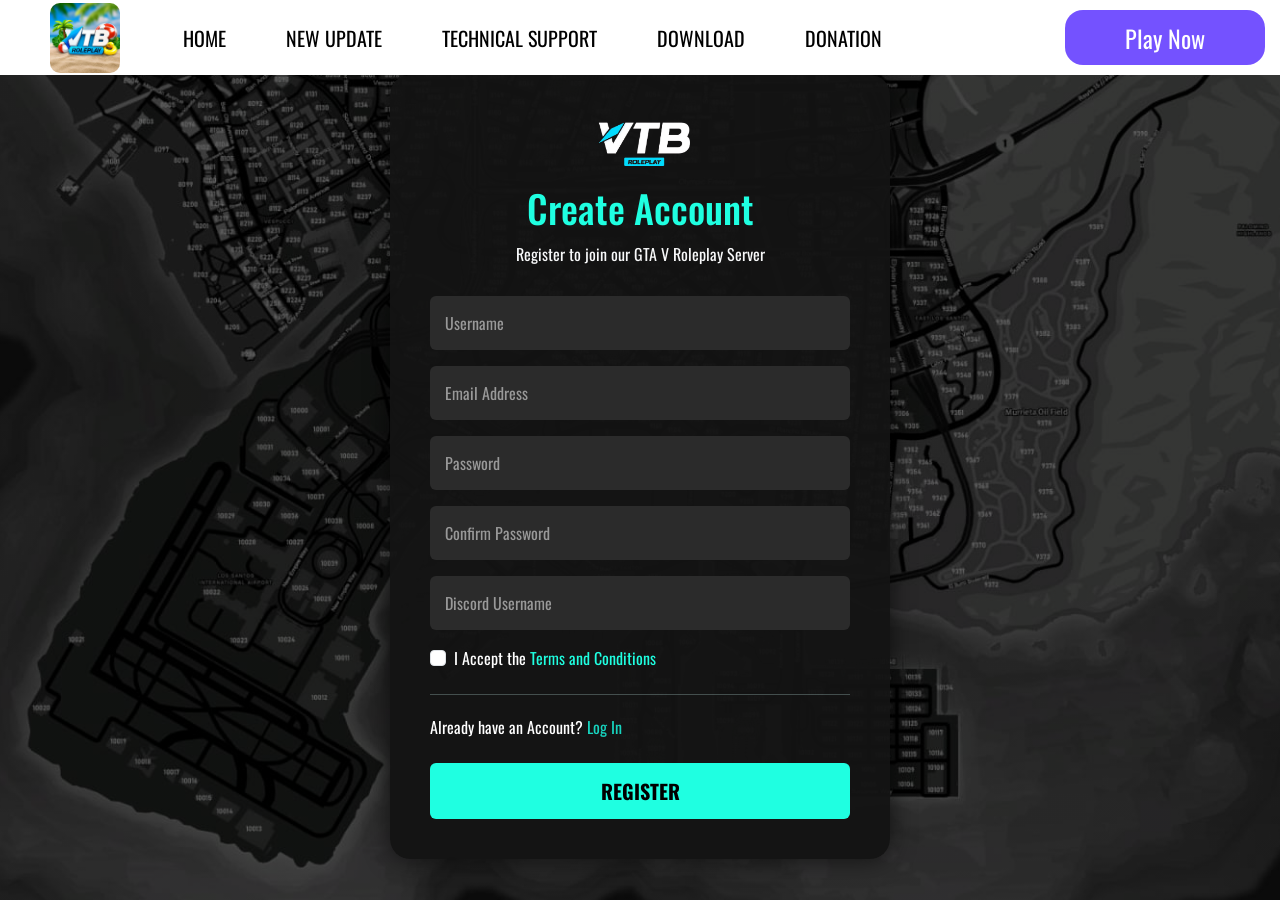
<file: play.html>
<!DOCTYPE html>
<html lang="en">
<head>
    <meta charset="UTF-8">
    <meta name="viewport" content="width=device-width, initial-scale=1.0">
    <link href="https://fonts.googleapis.com/css2?family=Oswald:wght@400;600;700&display=swap" rel="stylesheet">
    <link href="https://cdn.jsdelivr.net/npm/bootstrap@5.3.8/dist/css/bootstrap.min.css" rel="stylesheet" integrity="sha384-sRIl4kxILFvY47J16cr9ZwB07vP4J8+LH7qKQnuqkuIAvNWLzeN8tE5YBujZqJLB" crossorigin="anonymous">
    <link rel="stylesheet" href="style.css">
    <title>Document</title>
</head>
<style>
    body{
        background: linear-gradient(rgba(0, 0, 0, 0.6), rgba(0, 0, 0, 0.6)), url('image.jpg');
        background-size: cover;
        background-position: center;
        background-repeat: no-repeat;
        background-attachment: fixed;
        margin: 0;
    }

    .register-page{
        width:100%;
        height:100%;
        display:flex;
        justify-content:center;
        align-items:center;
        margin-top:75px;
    }

    .register-box{
        width:500px;
        background:rgba(20,20,20,.95);
        border-radius:20px;
        padding:40px;
        box-shadow:0 0 25px rgba(0,0,0,.6);
    }

    .register-logo{
        width:100px;
        display:block;
        margin:0 auto 20px;
    }

    .register-box h2{
        color:#1fffe1;
        font-size:38px;
        margin-bottom:10px;
    }

    .register-box p{
        color:#ccc;
        margin-bottom:30px;
    }

    .form-control{
        background:#2b2b2b;
        color:white;
        border:none;
        padding:15px;
    }

    .form-control::placeholder{
        color:#999;
    }

    .form-control:focus{
        background:#2b2b2b;
        color:white;
        border:1px solid #1fffe1;
        box-shadow:none;
    }

    .form-check-label{
        color:#ddd;
    }

    .btn-register{
        background:#1fffe1;
        color:#000;
        font-size:20px;
        font-weight:bold;
        padding:12px;
        transition:.3s;
    }

    .btn-register:hover{
        background:#17d4bf;
    }
</style>
<body>
    <header class="navbar">
        <div class="logo">
            <img src="logotesting.jpg" alt="logo">
        </div>

        <ul class="menu">
            <li><a href="index.html#about-us">HOME</a></li>
            <li><a href="NEWUPDATE.html">NEW UPDATE</a></li>
            <li><a href="index.html#technical-support">TECHNICAL SUPPORT</a></li>
            <li><a href="download.html#download">DOWNLOAD</a></li>
            <li><a href="donation.html#donation">DONATION</a></li>
        </ul>

        <div class="right">
            <a href="play.html#create-account" class="play-btn">
                Play Now
            </a>
        </div>
    </header>

    <div class="register-page">
        <div class="register-box">
            <div class="text-center">
                <img src="logo.png" class="register-logo" alt="Logo">
                <h2 id="create-account">Create Account</h2>
                <p class="text-light">
                    Register to join our GTA V Roleplay Server
                </p>
            </div>
            <form>
                <div class="mb-3">
                    <input type="text" class="form-control" placeholder="Username" id="Username">
                </div>

                <div class="mb-3">
                    <input type="email" class="form-control" placeholder="Email Address" id="email">
                </div>

                <div class="mb-3">
                    <input type="password" class="form-control" placeholder="Password">
                </div>

                <div class="mb-3">
                    <input type="password" class="form-control" placeholder="Confirm Password">
                </div>

                <div class="mb-3">
                    <input type="text" class="form-control" placeholder="Discord Username">
                </div>

                <div class="form-check mb-4">
                    <input class="form-check-input" type="checkbox" id="agree">
                        <span style="color: white;">I Accept the </span><span style="color: #1fffe1;">Terms and Conditions</span>
                </div>
                <hr style="border-color: #d3fff9; margin-bottom: 20px;">

                <span style="color: white;">Already have an Account? 
                    <a href="login.html#Login" style="color: #17d4bf; text-decoration: none;">Log In</a>
                </span><br><br>
                <button type="submit" class="btn btn-register w-100"onclick="name()">
                    REGISTER
                </button>
            </form>
        </div>
    </div>
    <script>

        document.querySelector("form").addEventListener("submit", function (event) {
            event.preventDefault();

            let username = document.getElementById("Username").value.trim();
            let email = document.getElementById("email").value.trim();

            let password = document.querySelectorAll('input[type="password"]')[0].value;
            let confirmPassword = document.querySelectorAll('input[type="password"]')[1].value;

            let discord = document.querySelectorAll('input[type="text"]')[1].value.trim();

            let agree = document.getElementById("agree").checked;

            if (username === "") {
                alert("Please input your username!");
            }
            else if (username.length < 2) {
                alert("Username must have at least 2 characters!");
            }
            else if (!/^[a-zA-Z]+$/.test(username)) {
                alert("Username must contain letters only!");
            }

            else if (email === "") {
                alert("Please input your email!");
            }
            else if (!/^[^\s@]+@[^\s@]+\.[^\s@]+$/.test(email)) {
                alert("Please enter a valid email address!");
            }

            else if (password === "") {
                alert("Please input your password!");
            }
            else if (password.length < 8) {
                alert("Password must have at least 8 characters!");
            }

            else if (confirmPassword === "") {
                alert("Please confirm your password!");
            }
            else if (password !== confirmPassword) {
                alert("Passwords do not match!");
            }

            else if (discord === "") {
                alert("Please input your Discord username!");
            }

            else if (!agree) {
                alert("Please accept the Terms and Conditions!");
            }

            else {
                alert("Registration Successful!");

                document.querySelector("form").reset();
            }
        });

    </script>
    
</body>
</html>
</file>
<file: style.css>
* {
    margin: 0;
    padding: 0;
    box-sizing: border-box;
    font-family: 'Oswald', sans-serif;
}
html{
    scroll-behavior: smooth;
}
body {
    padding-top: 75px;
    background: #fefefe;
    margin: 0;
    padding: 0;
    width: 100%;
    height: 100%;
    overflow-x: hidden;
}

.navbar {
    width: 100%;
    z-index: 1000;
    top: 0;
    left: 0;
    position: fixed;
    width: 100%;
    height: 75px;
    background: #ffffff;
    display: flex;
    justify-content: space-between;
    align-items: center;
}
.navbar .menu {
    display: flex;
    flex-direction: row;
    list-style: none;
    gap: 40px;
    margin: 0;
    padding: 0;
}

.navbar .menu li {
    display: inline-block;
}
.logo {
    display: flex;
    align-items: center;
    gap: 30px;
    left: 10px;
}

.logo img {
    
    height: 70px;
    border-radius: 10px;
    left: 50px;
    position: absolute;

}

.menu {
    display: flex;
    list-style: none;
    gap: 30px;
}

.menu a {
    color: #000000;
    text-decoration: none;
    font-size: 20px;
    padding: 10px;
}

.menu a:hover {
    color: #ffffff;
    background-color: #1b98ff;
    border-radius: 15px;
}

.right {
    display: flex;
    align-items: center;
    gap: 50px;
}

.play-btn {
    width: 200px;
    height: 55px;
    background: #7452ff;
    color: white;
    border-radius: 18px;
    display: flex;
    justify-content: center;
    align-items: center;
    gap: 12px;
    text-decoration: none;
    font-size: 24px;
    transition: .3s;
    margin-right: 15px;
}

.play-btn:hover {
    background: #5f42dd;
}

.screenimg {
    width: 100vw;
    height: 100vh;
    position: relative;
    overflow: hidden;
}
.img1 {
    position: absolute;
    top: 0;
    left: 0;
    width: 100%;
    height: 100%;
}
.img1 video {
    width: 100%;
    height: 100%;
    object-fit: fill; 
}
.img1 img{
    width: 100%;
    height: 100%;
    object-fit: cover;
}

.about-card {
    width: 50%;
    height: 190px;
    margin: 80px auto;
    position: relative;
    overflow: visible; 
    border-radius: 40px;
    background: #222;
    box-shadow: 0 4px 20px rgba(0, 0, 0, 0.3);
}

.card-link {
    position: absolute;
    inset: 0;
    z-index: 1; 
    border-radius: 40px;
}

.bg-img {
    position: absolute;
    width: 100%;
    height: 100%;
    object-fit: cover;
    border-radius: 40px;
}

.overlay {
    position: absolute;
    inset: 0;
    background: rgba(0,0,0,.25);
    border-radius: 40px;
}

.about-content {
    position: absolute;
    left: 70px;
    top: 50%;
    transform: translateY(-50%);
    display: flex;
    align-items: center;
    gap: 30px;
    z-index: 2;
    pointer-events: none;
}

.play-btn1234 {
    position: relative;
    width: 90px;
    height: 90px;
    border-radius: 50%;
    background: #ff0055;
    color: white;
    font-size: 60px;
    display: flex;
    justify-content: center;
    align-items: center;
}

.play-btn1234 span {
    position: absolute;
    top: -10px;
    left: 30px;
}

.text h1 {
    color: white;
    font-size: 30px;
    font-weight: bold;
    font-family: system-ui, -apple-system, BlinkMacSystemFont, 'Segoe UI', Roboto, Oxygen, Ubuntu, Cantarell, 'Open Sans', 'Helvetica Neue', sans-serif;
    margin: 0;
}

.text p {
    color: white;
    font-size: 26px;
    margin-top: 8px;
}

.girl {
    position: absolute;
    right: 10px;
    bottom: 0;
    height: 115%;
    pointer-events: none;
}

.mical {
    width: 150px;
    height: 100px;
    top: -20px;
    position: absolute;
    left: -250px;
    z-index: 10;
}

.mical img {
    width: 100%;
    height: auto;
    object-fit: contain;
}

.franklin {
    width: 150px;
    height: 100px;
    top: -20px;
    position: absolute;
    left: 850px;
    z-index: 10;
}

.franklin img {
    width: 100%;
    height: auto;
    object-fit: contain;
}

.gallery-wrapper {
    position: relative;
    max-width: 1300px;
    margin: 80px auto;
    padding: 0 20px;
}

.gallery-container {
    display: grid;
    grid-template-columns: repeat(4, 1fr);
    gap: 20px;
    list-style: none;
    padding: 0;
    margin: 0;
}

.gallery-container li {
    margin: 0;
    padding: 0;
}

.gallery-card {
    display: block;
    position: relative;
    width: 100%;
    height: 170px;
    overflow: hidden;
    background-color: #ffffff;
    box-shadow: 0 4px 15px rgba(0, 0, 0, 0.06);
    text-decoration: none;
    transition: transform 0.3s ease, box-shadow 0.3s ease;
    cursor: pointer;
}

.gallery-card img {
    width: 100%;
    height: 100%;
    object-fit: cover;
    transition: transform 0.4s ease;
}

.text-card {
    background: #ffffff;
    display: flex;
    align-items: center;
    padding: 24px;
    box-sizing: border-box;
}

.text-card h2 {
    margin: 0;
    font-family: sans-serif;
    font-size: 20px;
    font-weight: 800;
    color: #ff0000;
    line-height: 1.35;
    letter-spacing: -0.5px;
}

.gallery-card:hover img {
    transform: scale(1.05);
}

.car-section{
    width: 100%;
    height: auto;
}
.car-header h2{
    left: 32.5%;
    position: absolute;
    background-color: yellow;
    font-size: 50px;
    font-weight: bold;
    line-height: 0.5;
    border-top-left-radius: 15px;
    border-top-right-radius: 15px;
    padding: 40px;
    padding-left: 60px;
    padding-right: 60px;
}

.cars-container{
    width: 80%;
    height: 180%;
    left: 50%;
}
.cars-container img{
    width: 100%;
    height: 100%;
    margin-left: 150px;
    border-radius: 120px;
}
.carimg{
    margin-top: -120px;
}
.social-btn {
    width: 40px;
    height: 40px;
    background-color: rgba(255, 255, 255, 0.1);
    display: inline-flex;
    align-items: center;
    justify-content: center;
    border-radius: 50%;
    color: white;
    font-size: 1.1rem;
    transition: all 0.3s ease;
    text-decoration: none;
    }

.social-btn:hover {
    transform: translateY(-3px);
    color: white;
    box-shadow: 0 5px 15px rgba(124, 91, 241, 0.4);
}

.discord-bg:hover {
    background-color: #5865F2 !important;
}
.youtube-bg:hover {
    background-color: #FF0000 !important;
}
.telegram-bg:hover {
    background-color: #24A1DE !important;
}

.hover-opacity-100:hover {
    color: #1E90FF !important;
}
    .update-banner {
    background-color: #7C5BF1;
    width: 100%;
    height: 100px;
    margin: 0 auto;
}

.banner-bg {
    position: absolute;
    top: 0;
    left: 0;
    width: 100%;
    height: 100%;
    object-fit: cover;
    z-index: 1;
    opacity: 0.5;
}

.title-lg {
    font-size: 2rem;
    color: white;
    position: relative;
    z-index: 2;
}

.carousel-wrapper {
    height: 400px;
}

.gallery-grid-img {
    height: 220px;
    object-fit: cover;
    transition: transform 0.3s ease;
    
}

.gallery-grid-img:hover {
    transform: translateY(-4px);
}

.discord-card {
    background: transparent;
    min-height: 400px;
}

.discord-bg-img {
    z-index: -1;
}

.bg-dark-transparent {
    background-color: rgba(0, 0, 0, 0.4);
    z-index: -1;
}

.discord-character {
    pointer-events: none;
    z-index: 2;
}

.ds-icon-box {
    width: 65px;
    height: 65px;
}

.title-xl {
    font-size: 3rem;
    letter-spacing: 2px;
}

.title-sub {
    font-size: 2.5rem;
}

.badge-text {
    font-size: 0.85rem;
}


.footer-overlay {
    background-color: rgba(15, 15, 25, 0.9);
    z-index: 1;
}

.footer-logo {
    width: 100px;
    height: 50px;
    object-fit: cover;
}

.footer-disclaimer {
    font-size: 0.75rem;
    line-height: 1.4;
    color: white;
}

.footer-tags {
    font-size: 0.8rem;
}

.social-icons .social-btn {
    width: 100px;
    height: 40px;
    background-color: rgba(255, 255, 255, 0.1);
    display: inline-flex;
    align-items: center;
    justify-content: center;
    border-radius: 20px;
    color: white;
    font-size: 0.85rem;
    font-weight: 600;
    text-decoration: none;
    transition: all 0.3s ease;
}

.social-icons .social-btn:hover {
    transform: translateY(-3px);
    color: white;
    box-shadow: 0 5px 15px rgba(124, 91, 241, 0.4);
}

.transition {
    transition: all 0.3s ease;
}
</file>
